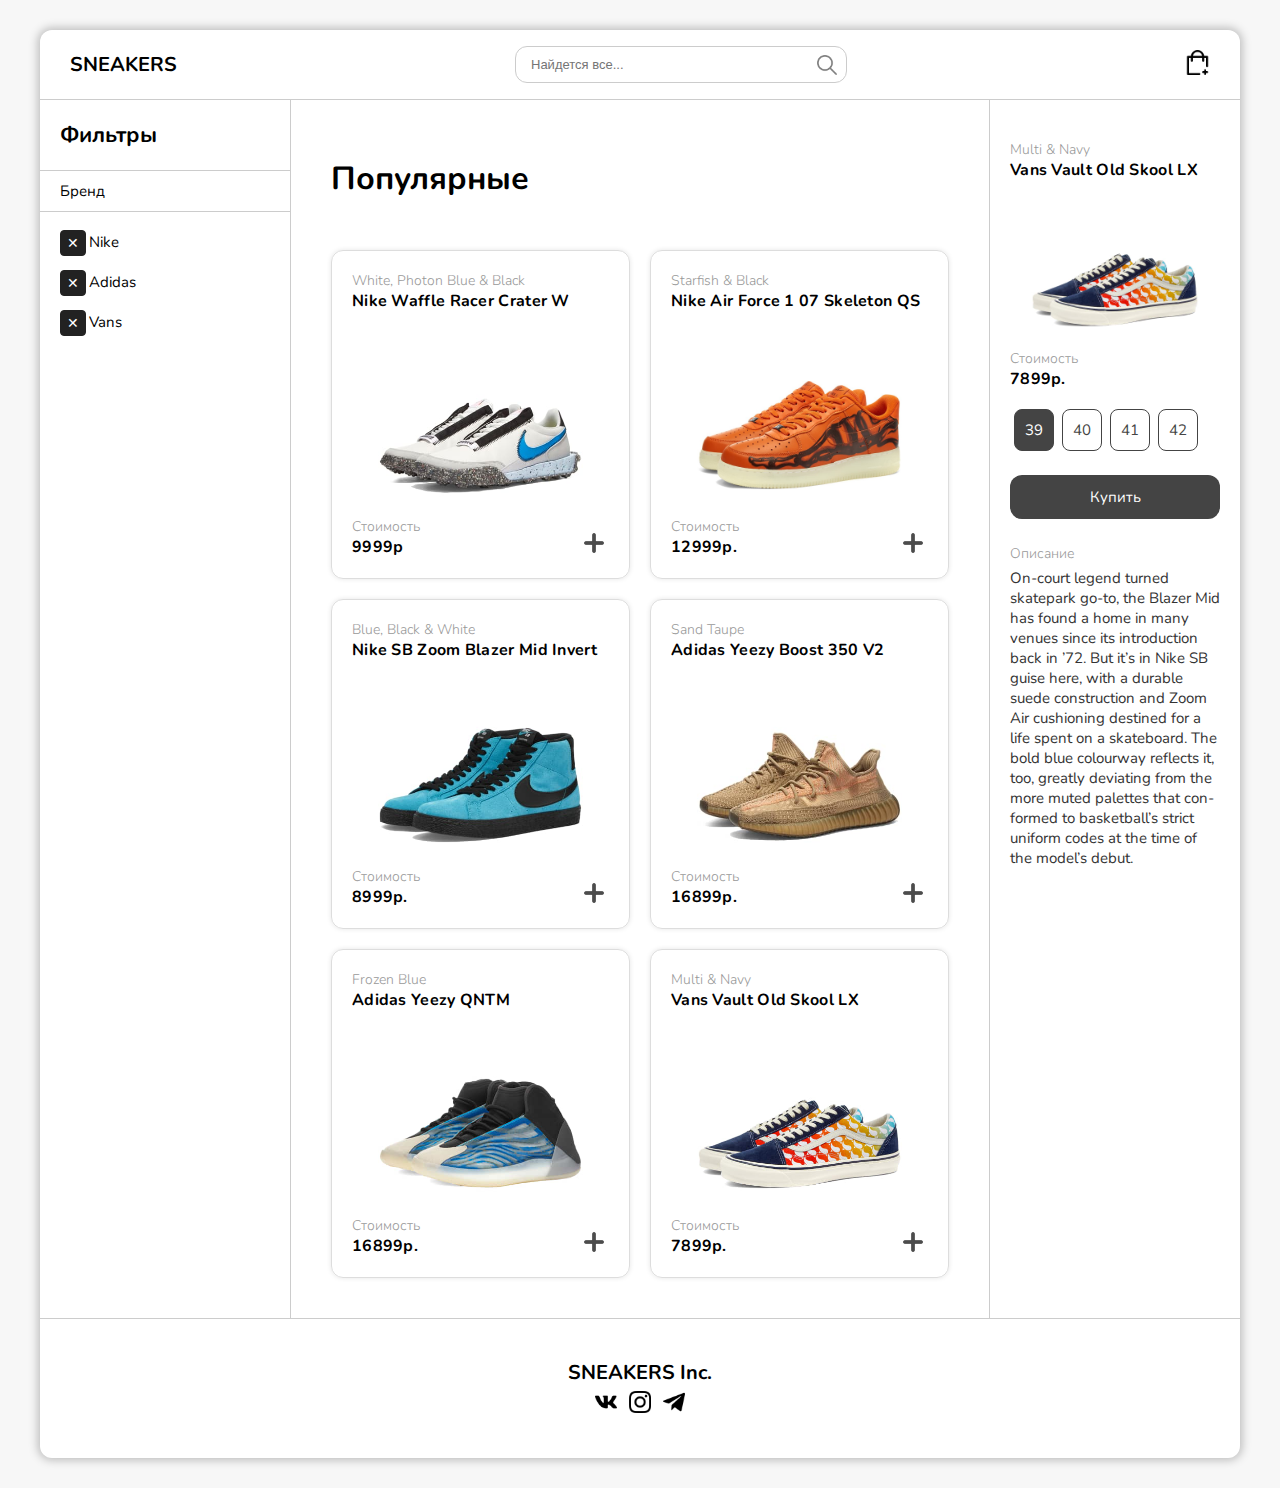
<file: E-commerce/index.html>
<!DOCTYPE html>
<html lang="en">
<head>
	<meta charset="UTF-8">
	<meta name="viewport" content="width=device-width, initial-scale=1.0">
	<title>E-commerce project</title>
	<link rel="stylesheet" href="css/style.css">
	<link rel="stylesheet" href="css/checkbox.css">
	<link rel="preconnect" href="https://fonts.gstatic.com"> 
	<link href="https://fonts.googleapis.com/css2?family=Nunito:wght@300;400;700&display=swap" rel="stylesheet">
</head>
<body>
	<div class="body-wrapper">

		<header class="header">
			<div class="logo">SNEAKERS</div>
			<div class="input-box">
				<input 
					type="text" 
					class="input" 
					placeholder="Найдется все..." 
				/>
				<div class="input-btn">
					<img src="img/loupe.png" alt="Поиск">
				</div>
			</div>
			<div class="cart">
				<img src="img/add-to-basket.png" alt="Корзина">
			</div>
		</header>

		<aside class="left-aside">
			<div class="aside-maintitle">Фильтры</div>
			<div class="aside-title">Бренд</div>
			<div class="aside-item">
				<input type="checkbox" id='nike' name="nike" class="checkbox">
				<label for="nike"></label>
				Nike
			</div>
			<div class="aside-item">
				<input type="checkbox" id='adidas' name="adidas" class="checkbox">
				<label for="adidas"></label>
				Adidas
			</div>
			<div class="aside-item">
				<input type="checkbox" id='vans' name="vans" class="checkbox">
				<label for="vans"></label>
				Vans
			</div>
		</aside>

		<main class="main">
			<h2 class="title">Популярные</h2>
			<div class="product-box">

				<div class="product">
					<div class="product-info">White, Photon Blue & Black</div>
					<div class="product-title">Nike Waffle Racer Crater W</div>
					<img src="img/nike1.jpg" alt="Nike Waffle Racer Crater W">
					<div class="product-info">Стоимость</div>
					<div class="product-price">9999р</div>

					<div class="input-btn add-btn">
						<img src="img/add.png" alt="Добавить в корзину">
					</div>
				</div>

				<div class="product">
					<div class="product-info">Starfish & Black</div>
					<div class="product-title">Nike Air Force 1 07 Skeleton QS</div>
					<img src="img/nike2.jpg" alt="Nike Air Force 1 07 Skeleton QS">
					<div class="product-info">Стоимость</div>
					<div class="product-price">12999р.</div>

					<div class="input-btn add-btn">
						<img src="img/add.png" alt="Добавить в корзину">
					</div>
				</div>

				<div class="product">
					<div class="product-info">Blue, Black & White</div>
					<div class="product-title">Nike SB Zoom Blazer Mid Invert</div>
					<img src="img/nike3.jpg" alt="Nike SB Zoom Blazer Mid Invert">
					<div class="product-info">Стоимость</div>
					<div class="product-price">8999р.</div>

					<div class="input-btn add-btn">
						<img src="img/add.png" alt="Добавить в корзину">
					</div>
				</div>

				<div class="product">
					<div class="product-info">Sand Taupe</div>
					<div class="product-title">Adidas Yeezy Boost 350 V2</div>
					<img src="img/adidas1.jpg" alt="Yeezy Boost 350 V2">
					<div class="product-info">Стоимость</div>
					<div class="product-price">16899р.</div>

					<div class="input-btn add-btn">
						<img src="img/add.png" alt="Добавить в корзину">
					</div>
				</div>

				<div class="product">
					<div class="product-info">Frozen Blue</div>
					<div class="product-title">Adidas Yeezy QNTM</div>
					<img src="img/adidas2.jpg" alt="Frozen Blue">
					<div class="product-info">Стоимость</div>
					<div class="product-price">16899р.</div>

					<div class="input-btn add-btn">
						<img src="img/add.png" alt="Добавить в корзину">
					</div>
				</div>

				<div class="product">
					<div class="product-info">Multi & Navy</div>
					<div class="product-title">Vans Vault Old Skool LX</div>
					<img src="img/vans1.jpg" alt="Vans Vault Old Skool LX">
					<div class="product-info">Стоимость</div>
					<div class="product-price">7899р.</div>

					<div class="input-btn add-btn">
						<img src="img/add.png" alt="Добавить в корзину">
					</div>
				</div>

			</div>
		</main>
		
		<aside class="right-aside">
			<div class="product js-product">
				<div class="product-info">Multi & Navy</div>
				<div class="product-title">Vans Vault Old Skool LX</div>
				<img src="img/vans1.jpg" alt="Vans Vault Old Skool LX">
				<div class="product-info">Стоимость</div>
				<div class="product-price">7899р.</div>
			
				<div class="size-box">
					<div class="size size__active">39</div>
					<div class="size">40</div>
					<div class="size">41</div>
					<div class="size">42</div>
				</div>

				<div class="big-add-btn">Купить</div>

				<div class="product-info">Описание</div>
				<div class="product-text">On-court legend turned skatepark go-to, the Blazer Mid has found a home in many venues since its introduction back in ’72. But it’s in Nike SB guise here, with a durable suede construction and Zoom Air cushioning destined for a life spent on a skateboard. The bold blue colourway reflects it, too, greatly deviating from the more muted palettes that conformed to basketball’s strict uniform codes at the time of the model’s debut.</div>

			</div>
		</aside>

		<footer class="footer">
			<div class="footer-title">SNEAKERS Inc.</div>
			<div class="social-box">
				<a class="social" href="https://vk.com"><img src="img/vk.png" alt=""></a>
				<a class="social" href="https://instagram.com"><img src="img/instagram.png" alt=""></a>
				<a class=social href="https://telegram.org"><img src="img/telegram.png" alt=""></a>
			</div>
		</footer>

	</div>

	<script src="https://cdnjs.cloudflare.com/ajax/libs/jquery/3.5.1/jquery.min.js" integrity="sha512-bLT0Qm9VnAYZDflyKcBaQ2gg0hSYNQrJ8RilYldYQ1FxQYoCLtUjuuRuZo+fjqhx/qtq/1itJ0C2ejDxltZVFg==" crossorigin="anonymous"></script>

	<!-- <script src='css/jquery.js'></script> -->

	<script>
		$(document).ready(function() {

			let checks = {};

			function doCheck() {
				let val = $(this).prop('checked')
				let label = $.trim( $(this).parent().text() )
				label = label.toLowerCase();

				checks[label] = val;

				console.log(checks);
				filter()
			}

			function filter() {

				// перебираем все продукты
				$('.product').each(function() {
					// получаем наименование товара
					let title = $(this).find('.product-title').text();
					// приводим наименование к нижнему регистру
					title = title.toLowerCase();

					// отключаем отображение элемента
					$(this).css('display', 'none');
					
					// перебираем все имена брендов и включаем отображение только тех 
					// товаров, которые подходят под выбранные чекбоксы
					for (let brand in checks) {
						if (title.includes(brand) && checks[brand])
							$(this).css('display', 'block')
					}
				})
			}


			$('.checkbox').each(function() {
				$(this).attr('checked', 'checked');
			})

			$('.checkbox').each(doCheck)
			$('.checkbox').click(doCheck)


			/*$('.add-btn').click(function() {
				alert('Добавлено')
			})*/

					$('.add-btn').click(function() {
				let product = $(this).parent();

				let src = $(product).find('img').attr('src')
				let title = $(product).find('.product-title').text();
				let info = $(product).find('.product-info').first().text();
				let price = $(product).find('.product-price').text();

				$('.js-product').find('img').attr('src', src)
				$('.js-product').find('.product-title').text(title)
				$('.js-product').find('.product-price').text(price)
				$('.js-product').find('.product-info').first().text(info)
			})

			$('.size').click(function() {
				$('.size').each(function() {
					$(this).removeClass('size__active');
				})
				$(this).addClass('size__active');
			})

		})
	</script>	

</body>
</html>
</file>
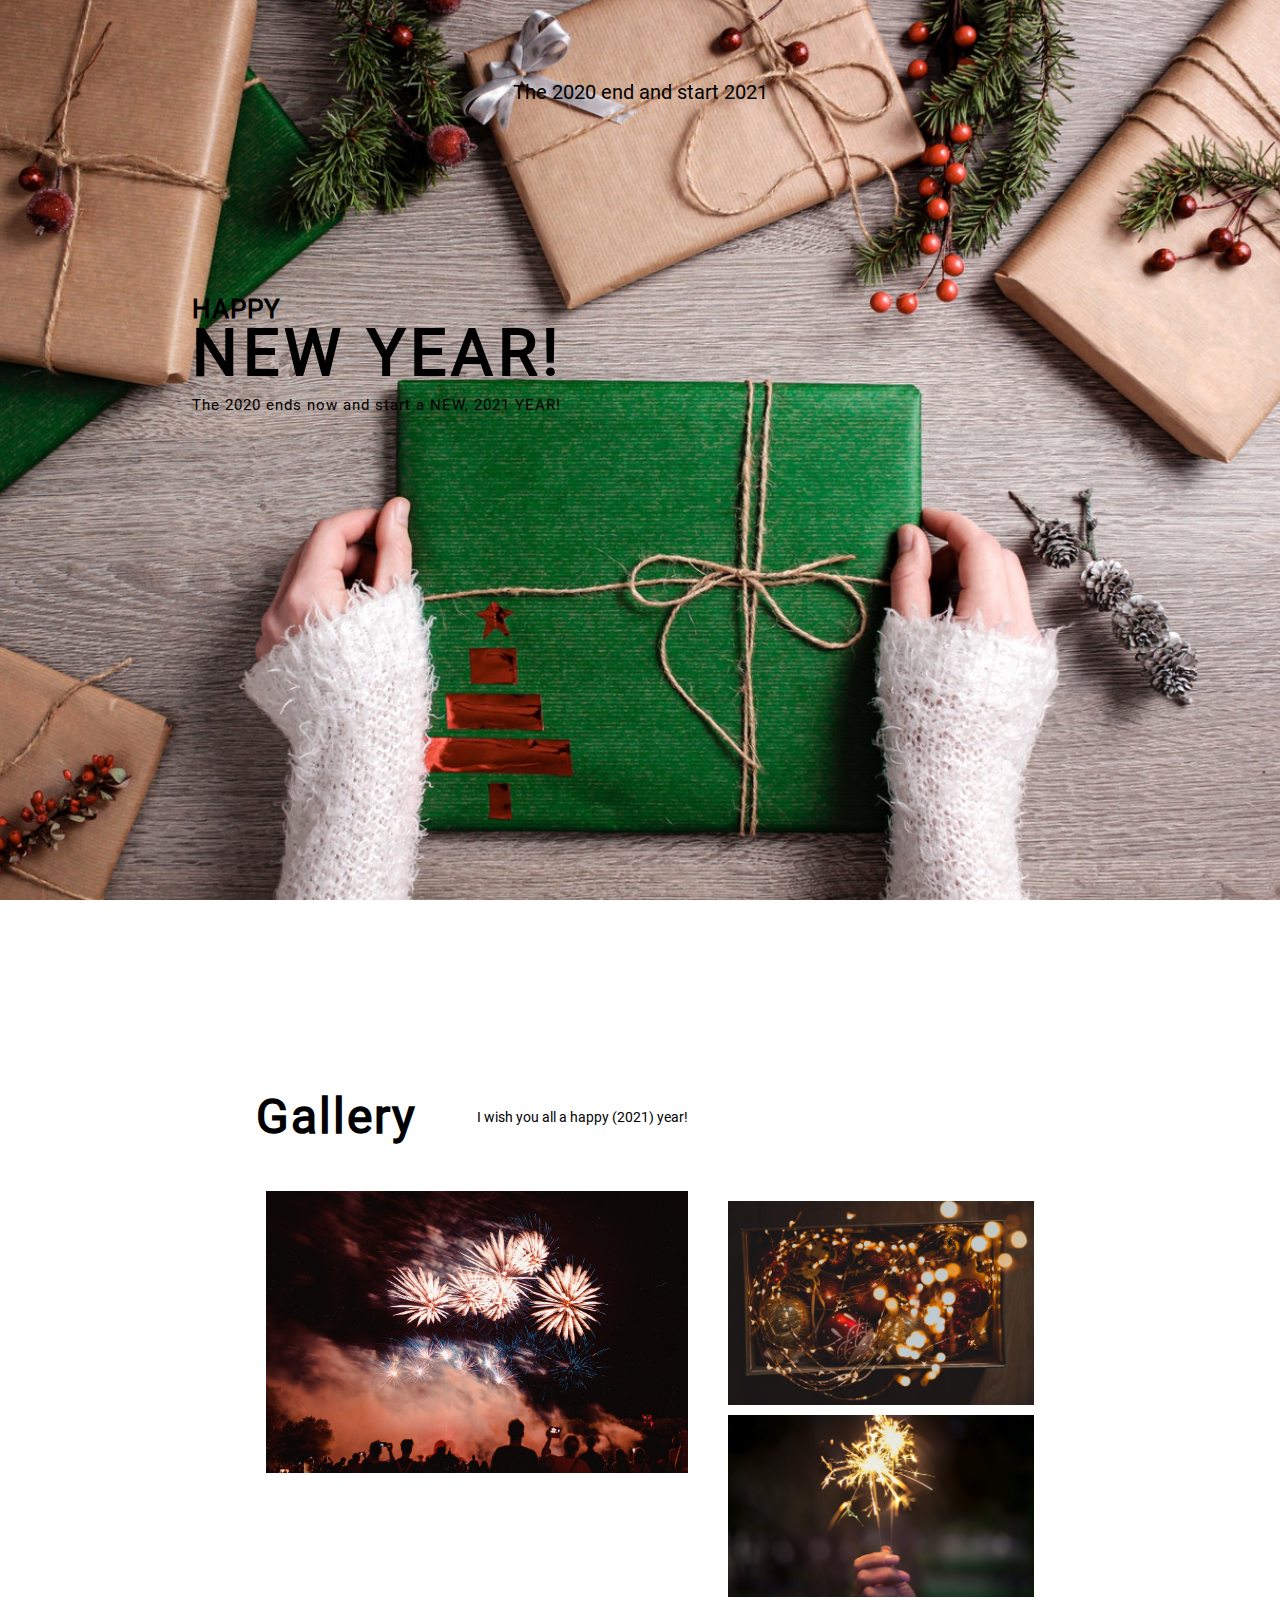
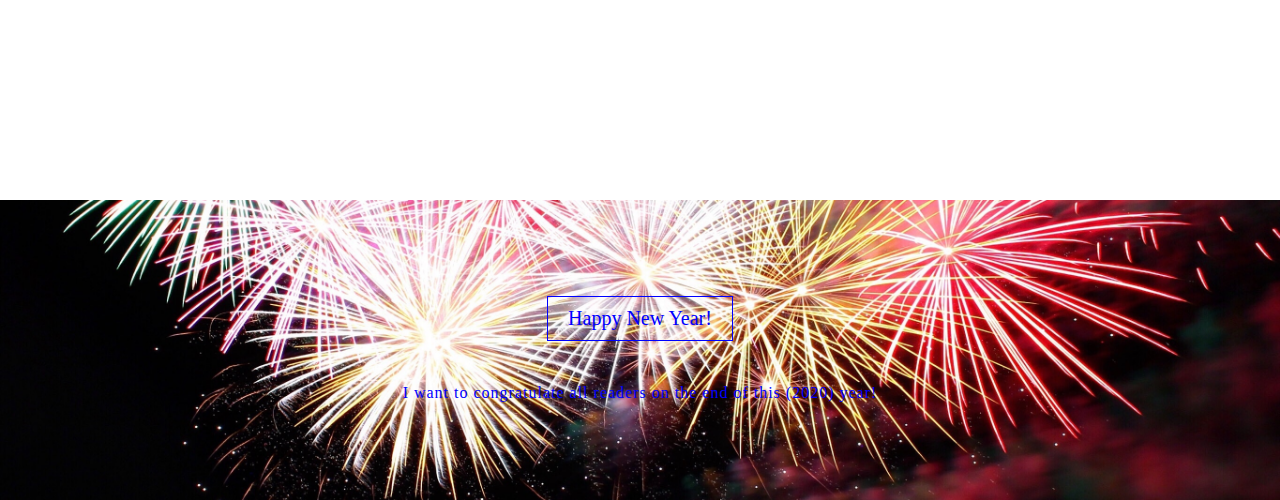
<file: Site-visitka/index.html>
<!DOCTYPE html>
<html lang="en">
<head>
	<meta charset="UTF-8">
	<meta name="viewport" content="width=device-width, initial-scale=1.0">
	<title>New year</title>
	<link rel="stylesheet" type="text/css" href="css/style.css">
</head>
<body>
	<main>
		<div class="container first">
			<p class = "tourism">The 2020 end and start 2021</p>
			<div class = "text-container">
				<p class = "first-line">Happy</p>
				<p class = "second-line"> NEW YEAR!</p>
				<p class = "third-line">The 2020 ends now and start a NEW, 2021 YEAR!</p>
			</div>
		</div>
		<div class="container second">
			<div class = "gallery-container">
				<div class="gallery-text">
				    <p class = "gallery-header">Gallery</p>
				    <p class = "gallery-p">I wish you all a happy (2021) year!</p>
				</div>
			
			    <div class = "img-container">
			    	<img src="img/img2.jpg" class = "img1" alt = "Tourism gallery">
				    <div class = "wrapper">
					    <img src="img/img4.jpg" class = "img5" alt = "Tourism gallery">
					    <img src="img/img5.jpg" class = "img4" alt = "Tourism gallery">
				    </div>
			    </div>
		    </div>
		</div>
		<div class="container third">
			<div class="last-container">
				<p class="last-header">Happy New Year!</p>
				<p class="last-text">I want to congratulate all readers on the end of this (2020) year!</p>
			</div>
		</div>
	</main>
</body>
</html>
</file>
<file: E-commerce/css/style.css>
body {
	margin: 0;
	font-size: 15px;
	overflow-x: hidden; 
	background: #f7f7f7;
	padding: 30px 40px;
	box-sizing: border-box;
	font-family: 'Nunito', sans-serif;
}

.body-wrapper {
	border-radius: 12px;
	background-color: #fff;
	box-shadow: 0 0 10px 2px rgba(0, 0, 0, 0.25);
	min-height: calc(100vh - 60px);
}

.header {
	display: flex;
	align-items: center;
	justify-content: space-between;
	padding: 0 30px;
	box-sizing: border-box;
	border-bottom: 1px solid #ccc;
	height: 70px;
}

.header img {
	width: 25px;
	height: 25px;
}

.logo {
	font-weight: 700;
	font-size: 20px;
}

.input-box {
	display: flex;
	align-items: center;
	position: relative;
}

.input {
	-webkit-appearance: none;
	appearance: none;
	border: 1px solid #ccc;
	border-radius: 12px;
	padding: 10px 15px;
	font-size: 13px;
	outline: none;
	width: 300px;
}

.input-btn {
	position: absolute;
	right: 0px	;
	height: 100%;
	display: flex;
	justify-content: center;
	align-items: center;
	opacity: 0.5;
	cursor: pointer;
	width: 40px;
}

.input-btn img {
	width: 20px;
	height: 20px;
}


.main {
	padding: 30px;
	box-sizing: border-box;
	max-width: 700px;
	margin: auto;
	width: 100%;
	border-left: 1px solid #ccc;
	border-right: 1px solid #ccc;

}

.product-box {
	display: flex;
	flex-wrap: wrap;
}

.product {
	width: calc(50% - 20px);
	margin: 10px;
	padding: 20px;
	box-sizing: border-box;
	border-radius: 12px;
	border: 1px solid #ddd;
	box-shadow: 0 0 5px 0 rgba(0,0,0,0.1);
	position: relative;
}

.product img {
	max-width: 80%; 
	margin: auto;
	display: block;
}

.title {
	font-size: 32px;
	padding-left: 10px;
	margin-bottom: 40px;
}

.product-info {
	font-size: 14px;
	color: #999;
	font-weight: 300;
}

.product-title, .product-price {
	font-size: 16px;
	font-weight: 700;
	letter-spacing: 0.3px;
}

.add-btn {
	height: auto;
	bottom: 25px;
	opacity: 0.7;
	right: 15px;
}

@media (pointer: fine) {
	.add-btn:hover {
		transform: scale(1.05);
	}
}

.left-aside {
	width: calc((100vw - 780px) / 2);
	position: absolute;
	box-sizing: border-box;
	top: 100px;
	left: 40px;
	bottom: 0;
}

.aside-maintitle {
	font-weight: 700;
	padding-left: 20px;
	font-size: 22px;
	height: 70px;

	display: flex;
	align-items: center;
}

.aside-title {
	box-sizing: border-box;
	padding: 10px 0;
	border-bottom: 1px solid #ccc;
	border-top: 1px solid #ccc;
	padding-left: 20px;
	margin-bottom: 10px;
}

.aside-item {
	display: flex;
	align-items: center;
	height: 40px;
	padding-left: 20px;
}


.footer {
	border-top: 1px solid #ccc;
	padding-top: 40px;
	padding-bottom: 40px;
	box-sizing: border-box;
}

.footer-title {
	font-weight: 700;
	font-size: 20px;
	text-align: center;
}

.social-box {
	display: flex;
	justify-content: space-between;
	margin: auto;
	width: 90px;
	margin-top: 5px;
}
.social {
	transition: 0.2s;
}

.social img{
	width: 22px;
	height: 22px;
}

@media screen and (pointer: fine) {
	.social:hover {
		opacity: 0.5;
	}
}


.right-aside {
	position: absolute;
	right: 40px;
	top: 100px;
	width: calc((100vw - 780px) / 2);
}

.right-aside .product {
	width: 100%;
	box-sizing: border-box;
	margin: 0;
	margin-top: 20px;
	box-shadow: none;
	border: none;
}

.big-add-btn {
	text-align: center;
	background-color: #444;
	border-radius: 12px;
	padding: 12px 0;
	color: #fefefe;
	margin-top: 15px;
	cursor: pointer;
	margin-bottom: 25px;
}

.product-text {
	hyphens: auto;
	-webkit-hyphens: auto;
	color: #333;
	margin-top: 5px;
}

.size-box {
	display: flex;
	flex-wrap: wrap;
	margin-top: 15px;
	margin-bottom: 20px;
}

.size {
	padding: 10px;
	border: 1px solid #444;
	color: #444;
	border-radius: 8px;
	margin: 4px;
	user-select: none;
	-webkit-user-select: none;
	cursor: pointer;
	transition: 0.3s;
}

.size__active {
	background-color: #444;
	color: #fefefe;
}
</file>
<file: E-commerce/css/checkbox.css>
label {
    user-select: none;
    -webkit-user-select: none;
    display: block;
    width: 24px;
    height: 24px;
    position: relative;
    margin-right: 5px;
}

.checkbox {
    display: none;
}

.checkbox + label:before {
    content: "\2715";
    border: 0.5px solid #222;
    border-radius: 4px;

    display: inline-flex;
    justify-content: center;
    align-items: center;

    position: absolute;

    left: 0;
    top: 0;

    width: 100%;
    height: 100%;

    font-size: 14px;

    color: transparent;
    transition: .2s;
}

.checkbox:checked + label:before {
    background-color: #222;
    border-color: #222;
    color: #fff;
}

.checkbox:disabled + label:before {
    transform: scale(1);
}

.checkbox:checked:disabled + label:before {
    transform: scale(1);
}
</file>
<file: Site-visitka/css/style.css>
*{
	padding: 0;
	margin: 0;
	box-sizing: border-box;
}
@font-face {
	font-family: RobotoR;
	src: url(../fonts/Roboto-Regular.ttf);
}
html, body, main {
	height: 100%;
	font-family: RobotoR;
}

.first{
	height: 100%;
	background-image: url(../img/img1.jpg); 
	background-position: center;
	-webkit-background-size: cover;
	background-size: cover;
}

.first p {
	color: black;
}

.tourism {
	width: 100%;
	text-align: center;
	padding-top: 80px;
	font-size: 20px;
}

.text-container {
	width: 40%;
	margin-left: 15%;
	margin-top: 15%;
}

.first-line {
	text-transform: uppercase;
	font-size: 26px;
	font-weight: bold;
	letter-spacing: 1px;
	line-height: 1;
}
.second-line {
	text-transform: uppercase;
	font-size: 64px;
	font-weight: bold;
	letter-spacing: 5px;
	line-height: 1;
	margin-bottom: 10px;
}
.third-line {
	font-size: 15px;
	letter-spacing: 1px;
}
.second {
	height: 100%;
	display: flex;
	justify-content: center;
	-ms-align-items: center;
	align-items: center;
}

.gallery-container {
	width: 60%;
	max-width: 1000px;
}
.img-container {
	width: 100%;
	display: flex;
	-ms-align-items: flex-start;
	align-items: flex-start;
}
img {
	display: block;
	max-width: 100%;
	height: auto;
	margin: 10px;
}
.img1 {
	width: 55%;
}

.wrapper {
	width: 50%;
	margin-left: 20px;
	margin-top: 10px;
}

.img2 {
	width: 100%;
	margin: 10px;
}

.gallery-text {
	display: flex;
	/*justify-content: space-between;*/
	-ms-align-items: center;
	align-items: center;
	margin-bottom: 40px;
}


.gallery-header {
	font-size: 48px;
	font-weight: bold;
	letter-spacing: 2px;
	line-height: 1;
	/*-ms-align-items: flex-start;
	align-items: flex-start;*/

}

.gallery-p {
	font-size: 14px;
	width: 60%;
	text-align: justify;
	margin-left: 60px;
}

.last-container {
	display: flex;
	justify-content: center;
	-ms-align-items: center;
	align-items: center;
	flex-direction: column;
	height: 300px;
	padding: 0 25%;
	background-image: url(../img/img3.jpg);
	background-position: center;
	-webkit-background-size: cover;
	background-size: cover;
	font-family: Roboto;
}

.last-header {
	color: blue;
	font-size: 20px;
	padding: 10px 20px;
	border: 1px solid blue;
	margin-bottom: 40px;
}

.last-text {
	color: blue;
	font-size: 16px;
	text-align: center;
	line-height: 1.5;
	letter-spacing: 1px;
}
</file>
